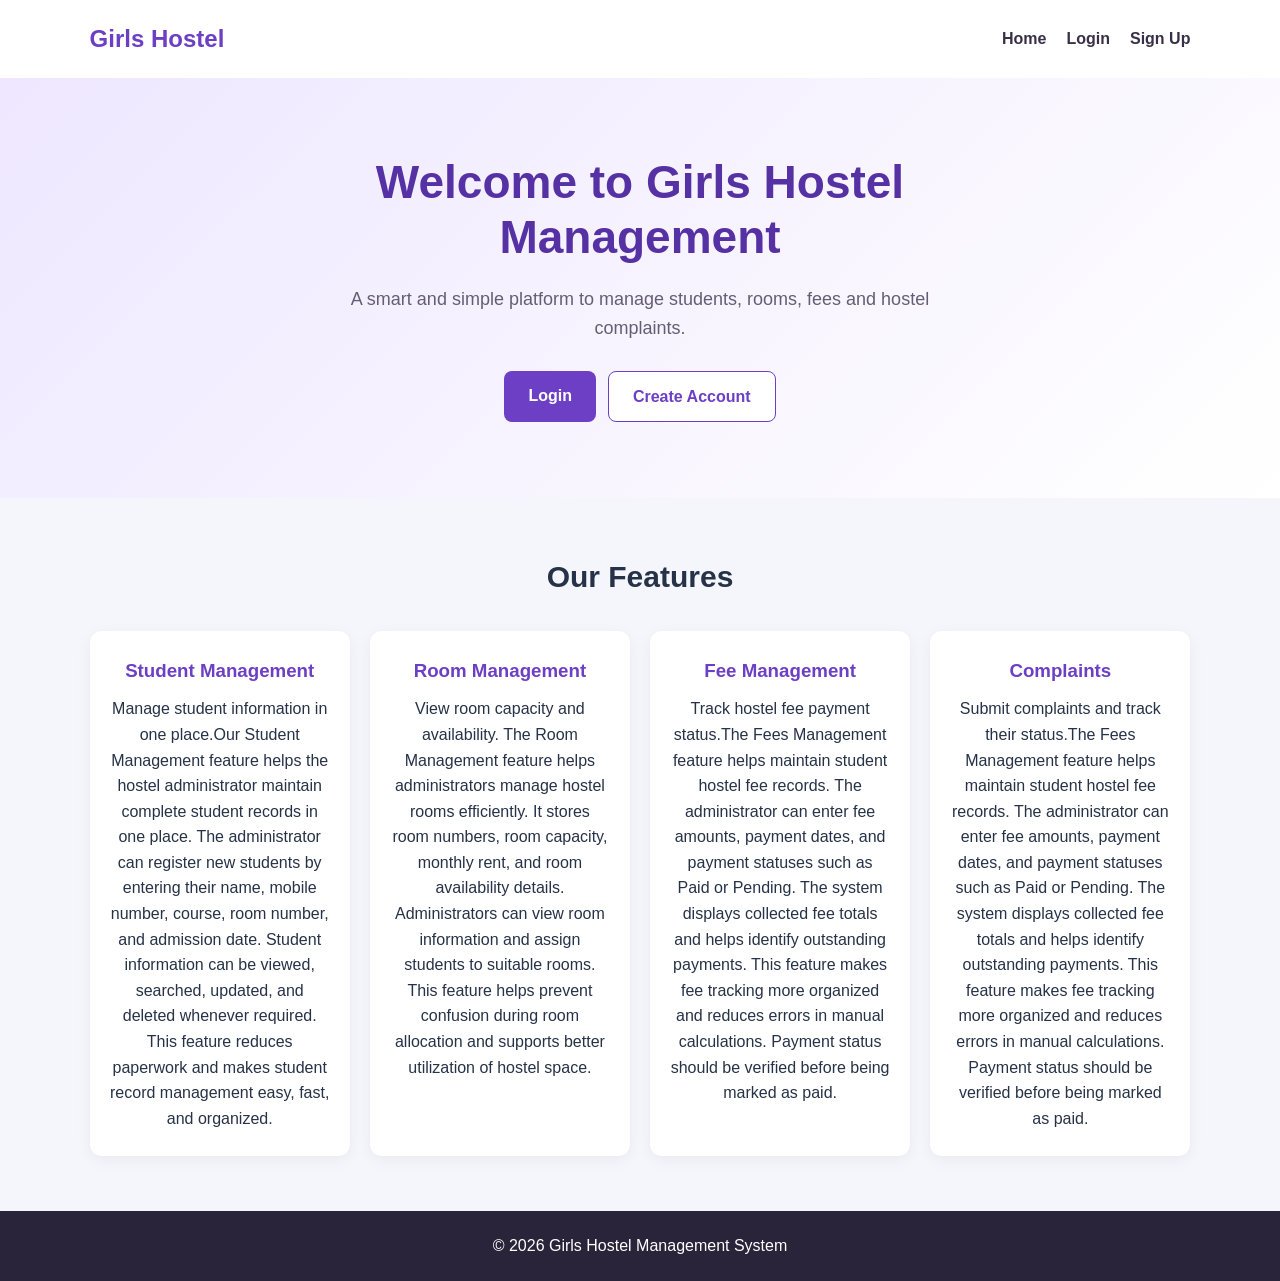
<file: index.html>
<!DOCTYPE html>
<html lang="en">
<head>
    <meta charset="UTF-8">
    <meta name="viewport" content="width=device-width, initial-scale=1.0">
    <title>Girls Hostel Management System</title>
    <link rel="stylesheet" href="style.css">
</head>
<body>
    <header class="navbar">
        <h2>Girls Hostel</h2>
        <nav>
            <a href="index.html">Home</a>
            <a href="login.html">Login</a>
            <a href="signup.html">Sign Up</a>
        </nav>
    </header>
    <main class="hero">
        <div class="hero-content">
            <h1>Welcome to Girls Hostel Management</h1>
            <p>
                A smart and simple platform to manage students,
                rooms, fees and hostel complaints.
            </p>
            <div class="hero-buttons">
                <a class="btn" href="login.html">Login</a>
                <a class="btn secondary" href="signup.html">Create Account</a>
            </div>
        </div>
    </main>
    <section class="features">
        <h2>Our Features</h2>
        <div class="feature-grid">
            <article class="feature-card">
                <h3>Student Management</h3>
                <p>Manage student information in one place.Our Student Management feature helps the hostel administrator maintain complete student records in one place. The administrator can register new students by entering their name, mobile number, course, room number, and admission date. Student information can be viewed, searched, updated, and deleted whenever required. This feature reduces paperwork and makes student record management easy, fast, and organized.</p>
            </article>
            <article class="feature-card">
                <h3>Room Management</h3>
                <p>View room capacity and availability. The Room Management feature helps administrators manage hostel rooms efficiently. It stores room numbers, room capacity, monthly rent, and room availability details. Administrators can view room information and assign students to suitable rooms. This feature helps prevent confusion during room allocation and supports better utilization of hostel space.</p>
            </article>
            <article class="feature-card">
                <h3>Fee Management</h3>
                <p>Track hostel fee payment status.The Fees Management feature helps maintain student hostel fee records. The administrator can enter fee amounts, payment dates, and payment statuses such as Paid or Pending. The system displays collected fee totals and helps identify outstanding payments. This feature makes fee tracking more organized and reduces errors in manual calculations. Payment status should be verified before being marked as paid.</p>
            </article>
            <article class="feature-card">
                <h3>Complaints</h3>
                <p>Submit complaints and track their status.The Fees Management feature helps maintain student hostel fee records. The administrator can enter fee amounts, payment dates, and payment statuses such as Paid or Pending. The system displays collected fee totals and helps identify outstanding payments. This feature makes fee tracking more organized and reduces errors in manual calculations. Payment status should be verified before being marked as paid.</p>
            </article>
        </div>
    </section>
    <footer>
        <p>&copy; 2026 Girls Hostel Management System</p>
    </footer>
</body>
</html>
</file>
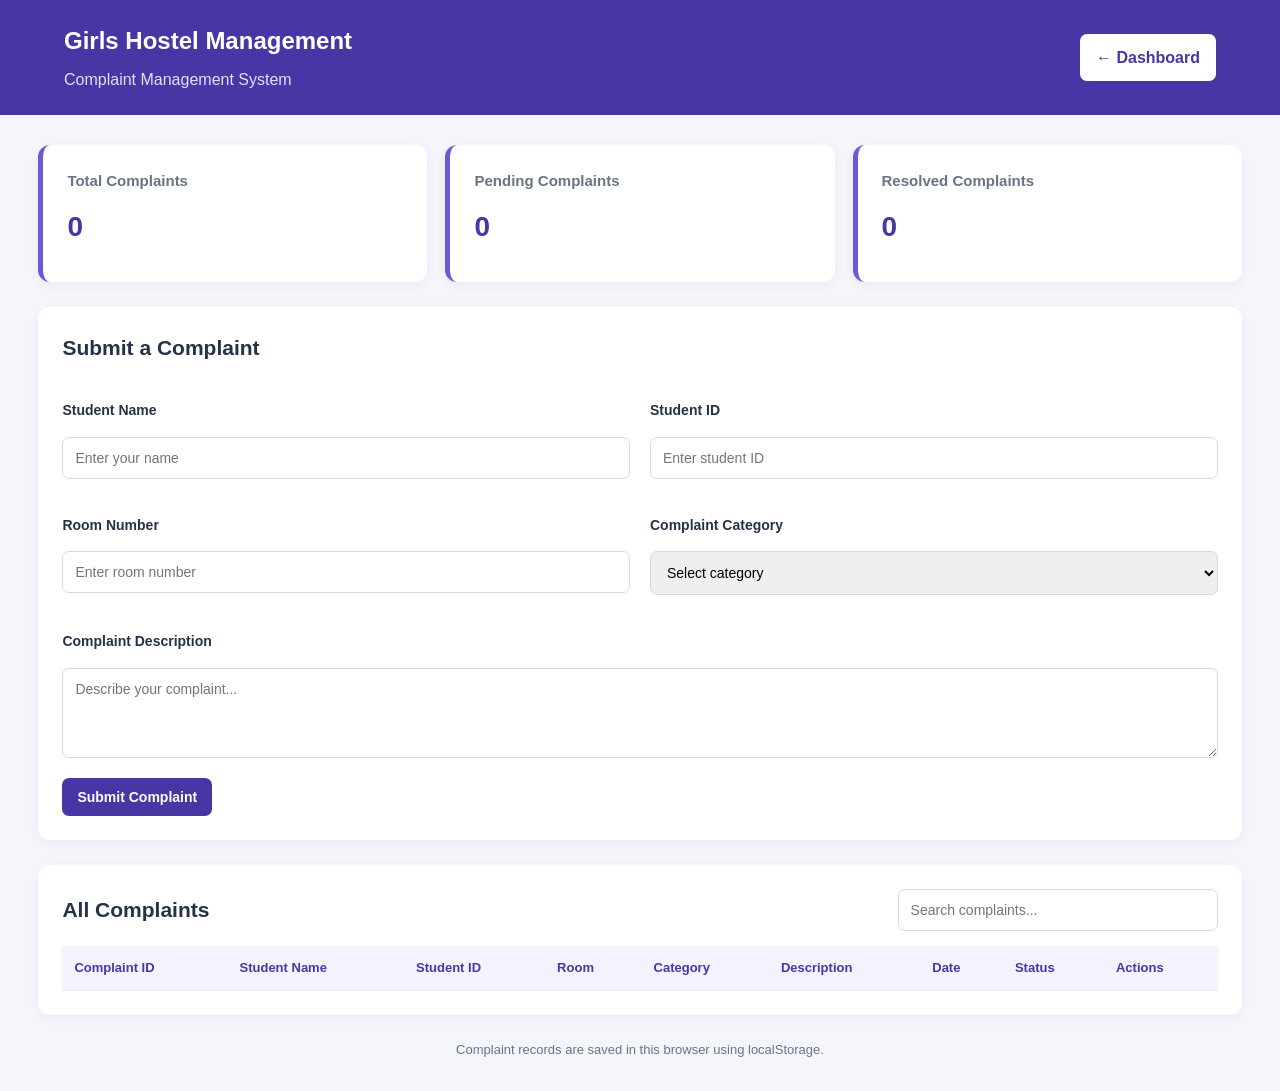
<file: complaints.html>
<!DOCTYPE html>
<html lang="en">
<head>
    <meta charset="UTF-8">
    <meta name="viewport" content="width=device-width, initial-scale=1.0">
    <title>Complaint Management | Girls Hostel</title>
    <link rel="stylesheet" href="style.css">
</head>
<body>
    <header class="header">
        <div>
            <h1>Girls Hostel Management</h1>
            <p>Complaint Management System</p>
        </div>
        <a href="dashboard.html" class="back-btn">
            ← Dashboard
        </a>
    </header>
    <main class="container">
        <section class="stats">
            <div class="stat-card">
                <h3>Total Complaints</h3>
                <p id="totalComplaints">0</p>
            </div>
            <div class="stat-card">
                <h3>Pending Complaints</h3>
                <p id="pendingComplaints">0</p>
            </div>
            <div class="stat-card">
                <h3>Resolved Complaints</h3>
                <p id="resolvedComplaints">0</p>
            </div>
        </section>
        <section class="form-section">
            <h2>Submit a Complaint</h2>
            <form id="complaintForm">
                <div class="form-grid">
                    <div>
                     <label for="studentName">Student Name</label>
                        <input
                            type="text"
                            id="studentName"
                            required
                            maxlength="100"
                            placeholder="Enter your name">
                    </div>
                    <div>
                        <label for="studentId">Student ID</label>
                        <input
                            type="text"
                            id="studentId"
                            required
                            maxlength="50"
                            placeholder="Enter student ID"
                        >
                    </div>
                    <div>
                        <label for="roomNumber">Room Number</label>
                        <input
                            type="text"
                            id="roomNumber"
                            required
                            maxlength="30"
                            placeholder="Enter room number">
                    </div>
                    <div>
                        <label for="complaintCategory">Complaint Category</label>
                        <select id="complaintCategory" required>
                            <option value="">Select category</option>
                            <option value="Maintenance">Maintenance</option>
                            <option value="Cleanliness">Cleanliness</option>
                            <option value="Food">Food</option>
                            <option value="Electricity">Electricity</option>
                            <option value="Water">Water</option>
                            <option value="Security">Security</option>
                            <option value="Other">Other</option>
                        </select>
                    </div>
                </div>
                <div class="description-field">
                    <label for="complaintDescription">
                        Complaint Description
                    </label>
                    <textarea
                        id="complaintDescription"
                        rows="4"
                        required
                        maxlength="2000"
                        placeholder="Describe your complaint..."></textarea>
                </div>
                <button type="submit" class="submit-btn">
                    Submit Complaint
                </button>
            </form>
        </section>
        <section class="table-section">
            <div class="table-heading">
                <h2>All Complaints</h2>
                <input
                    type="search"
                    id="searchComplaint"
                    placeholder="Search complaints...">
            </div>
            <div class="table-wrapper">
                <table>
                    <thead>
                        <tr>
                            <th>Complaint ID</th>
                            <th>Student Name</th>
                            <th>Student ID</th>
                            <th>Room</th>
                            <th>Category</th>
                            <th>Description</th>
                            <th>Date</th>
                            <th>Status</th>
                            <th>Actions</th>
                        </tr>
                    </thead>
                    <tbody id="complaintTableBody"></tbody>
                </table>
            </div>
        </section>
        <p class="storage-note"> Complaint records are saved in this browser using localStorage.</p>
    </main>
    <script src="complaints.js"></script>
</body>
</html>
</file>
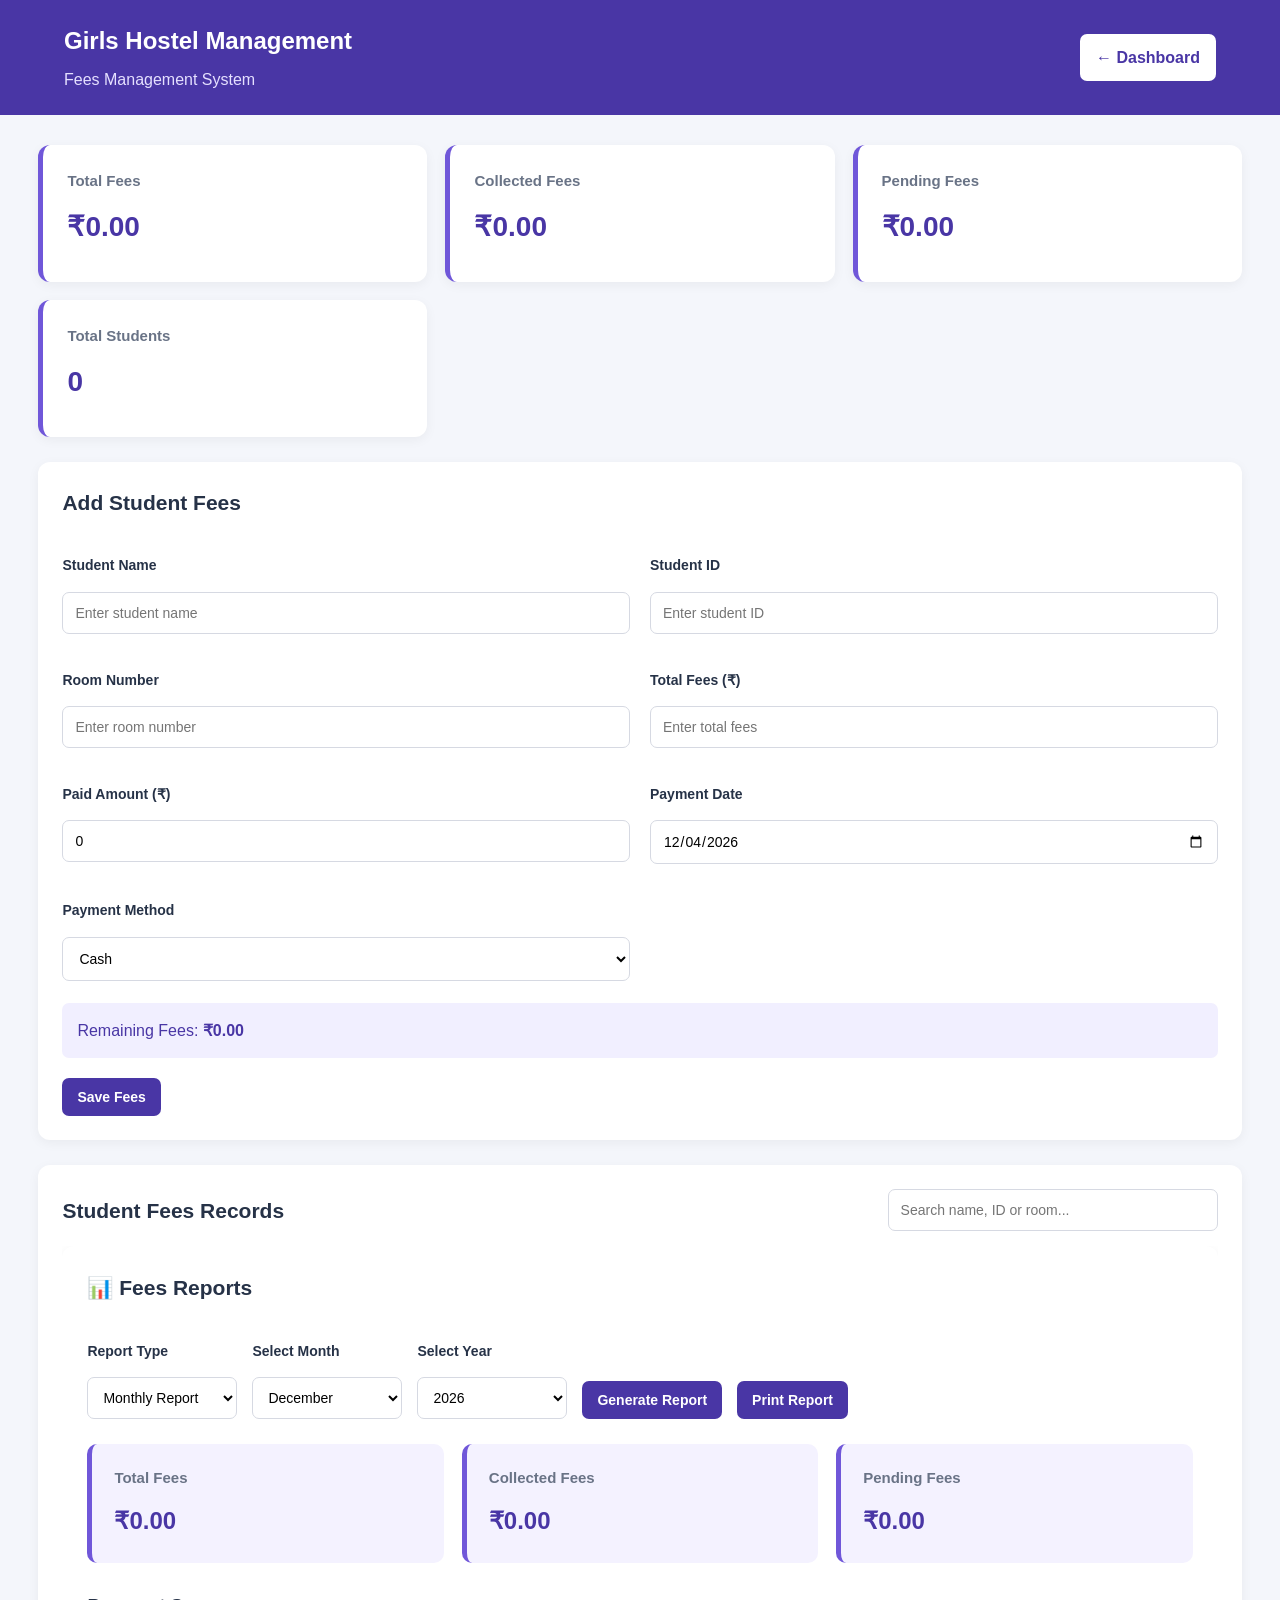
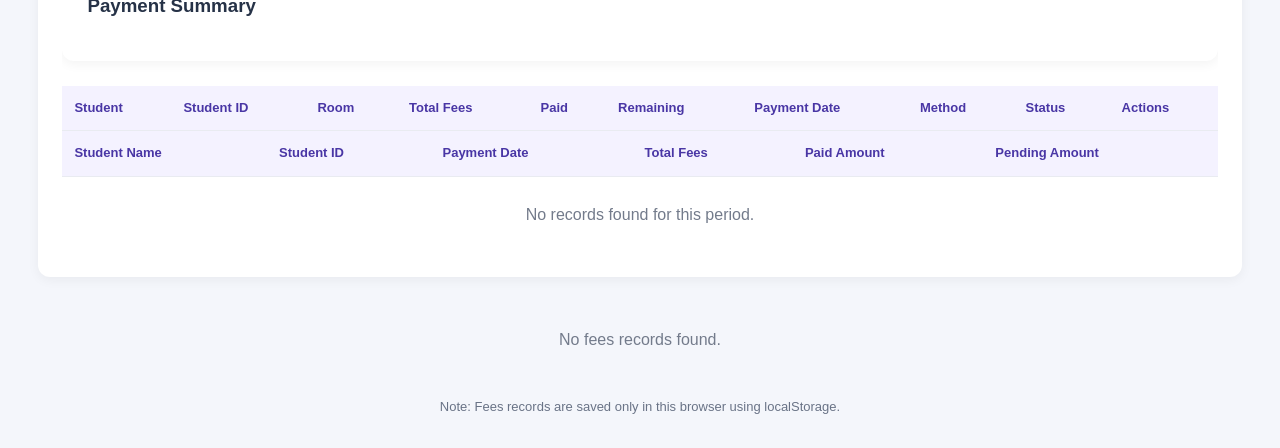
<file: fees.html>
<!DOCTYPE html>
<html lang="en">
<head>
    <meta charset="UTF-8">
    <meta name="viewport" content="width=device-width, initial-scale=1.0">
    <title>Fees Management | Girls Hostel</title>
    <link rel="stylesheet" href="style.css">
</head>
<body>
    <header class="header">
        <div>
            <h1>Girls Hostel Management</h1>
            <p>Fees Management System</p>
        </div>
        <a href="dashboard.html" class="back-btn">
            ← Dashboard
        </a>
    </header>
    <main class="container">
        <!-- Dashboard Cards -->
        <section class="stats">
            <div class="stat-card">
                <h3>Total Fees</h3>
                <p id="totalFees">₹0</p>
            </div>
            <div class="stat-card">
                <h3>Collected Fees</h3>
                <p id="collectedFees">₹0</p>
            </div>
            <div class="stat-card">
                <h3>Pending Fees</h3>
                <p id="pendingFees">₹0</p>
            </div>
            <div class="stat-card">
                <h3>Total Students</h3>
                <p id="totalStudents">0</p>
            </div>
        </section>
        <!-- Fees Form -->
        <section class="form-section">
            <h2 id="formTitle">Add Student Fees</h2>
            <form id="feesForm">
                <input type="hidden" id="editId">
                <div class="form-grid">
                    <div class="form-group">
                        <label for="studentName">Student Name</label>
                        <input
                            type="text"
                            id="studentName"
                            placeholder="Enter student name"
                            required>
                    </div>
                    <div class="form-group">
                        <label for="studentId">Student ID</label>
                        <input
                            type="text"
                            id="studentId"
                            placeholder="Enter student ID"
                            required>
                    </div>
                    <div class="form-group">
                        <label for="roomNumber">Room Number</label>
                        <input
                            type="text"
                            id="roomNumber"
                            placeholder="Enter room number"
                            required>
                    </div>
                    <div class="form-group">
                        <label for="totalAmount">Total Fees (₹)</label>
                        <input
                            type="number"
                            id="totalAmount"
                            min="0.01"
                            step="0.01"
                            placeholder="Enter total fees"
                            required>
                    </div>
                    <div class="form-group">
                        <label for="paidAmount">Paid Amount (₹)</label>
                        <input
                            type="number"
                            id="paidAmount"
                            min="0"
                            step="0.01"
                            value="0"
                            required>
                    </div>
                    <div class="form-group">
                        <label for="paymentDate">Payment Date</label>
                        <input
                            type="date"
                            id="paymentDate"
                            required>
                    </div>
                    <div class="form-group">
                        <label for="paymentMethod">Payment Method</label>
                        <select id="paymentMethod" required>
                            <option value="Cash">Cash</option>
                            <option value="UPI">UPI</option>
                            <option value="Bank Transfer">Bank Transfer</option>
                        </select>
                    </div>
                </div>
                <div class="remaining-preview">
                    Remaining Fees:
                    <strong id="remainingPreview">₹0.00</strong>
                </div>
                <div class="form-buttons">
                    <button type="submit" id="submitBtn">Save Fees</button>
                    <button
                        type="button"
                        id="cancelBtn"
                        class="cancel-btn"
                        hidden>
                        Cancel Edit
                    </button>
                </div>
            </form>
        </section>
        <!-- Search -->
        <section class="table-section">

            <div class="table-heading">
                <h2>Student Fees Records</h2>
                <input
                    type="search"
                    id="searchInput"
                    placeholder="Search name, ID or room...">
            </div>
            <div class="table-wrapper">
                <table>
                    <thead>
                        <tr>
                            <th>Student</th>
                            <th>Student ID</th>
                            <th>Room</th>
                            <th>Total Fees</th>
                            <th>Paid</th>
                            <th>Remaining</th>
                            <th>Payment Date</th>
                            <th>Method</th>
                            <th>Status</th>
                            <th>Actions</th>
                        </tr>
                    </thead>
                    <tbody id="feesTableBody"></tbody>
<!-- Fees Report Section -->
<section class="report-section">
<h2>📊 Fees Reports</h2>
<div class="report-filters">
    <div>
        <label for="reportType">Report Type</label>
        <select id="reportType">
            <option value="monthly">Monthly Report</option>
            <option value="yearly">Yearly Report</option>
        </select>
    </div>
    <div id="monthFilter">
        <label for="reportMonth">Select Month</label>
        <select id="reportMonth">
            <option value="01">January</option>
            <option value="02">February</option>
            <option value="03">March</option>
            <option value="04">April</option>
            <option value="05">May</option>
            <option value="06">June</option>
            <option value="07">July</option>
            <option value="08">August</option>
            <option value="09">September</option>
            <option value="10">October</option>
            <option value="11">November</option>
            <option value="12">December</option>
        </select>
    </div>
    <div>
        <label for="reportYear">Select Year</label>
        <select id="reportYear"></select>
    </div>
    <button type="button" id="generateReportBtn">
        Generate Report
    </button>
    <button type="button" id="printReportBtn">
        Print Report
    </button>
</div>
<div class="report-summary">
    <div class="report-card">
        <h3>Total Fees</h3>
        <p id="reportTotalFees">₹0.00</p>
    </div>
    <div class="report-card">
        <h3>Collected Fees</h3>
        <p id="reportCollectedFees">₹0.00</p>
    </div>
    <div class="report-card">
        <h3>Pending Fees</h3>
        <p id="reportPendingFees">₹0.00</p>
    </div>
</div>
<h3 class="report-subtitle">Payment Summary</h3>
<div class="table-wrapper">
    <table>
        <thead>
            <tr>
                <th>Student Name</th>
                <th>Student ID</th>
                <th>Payment Date</th>
                <th>Total Fees</th>
                <th>Paid Amount</th>
                <th>Pending Amount</th>
            </tr>
        </thead>
        <tbody id="reportTableBody"></tbody>
    </table>
</div>
<p id="reportEmptyMessage" class="empty-message">
    No records found for this period.</p>
</section>
      </table>
            </div>
            <p id="emptyMessage" class="empty-message">
                No fees records found.
            </p>
        </section>
        <p class="storage-note">
            Note: Fees records are saved only in this browser using localStorage.
        </p>
    </main>
    <script src="fees.js"></script>
</body>
</html>
</file>
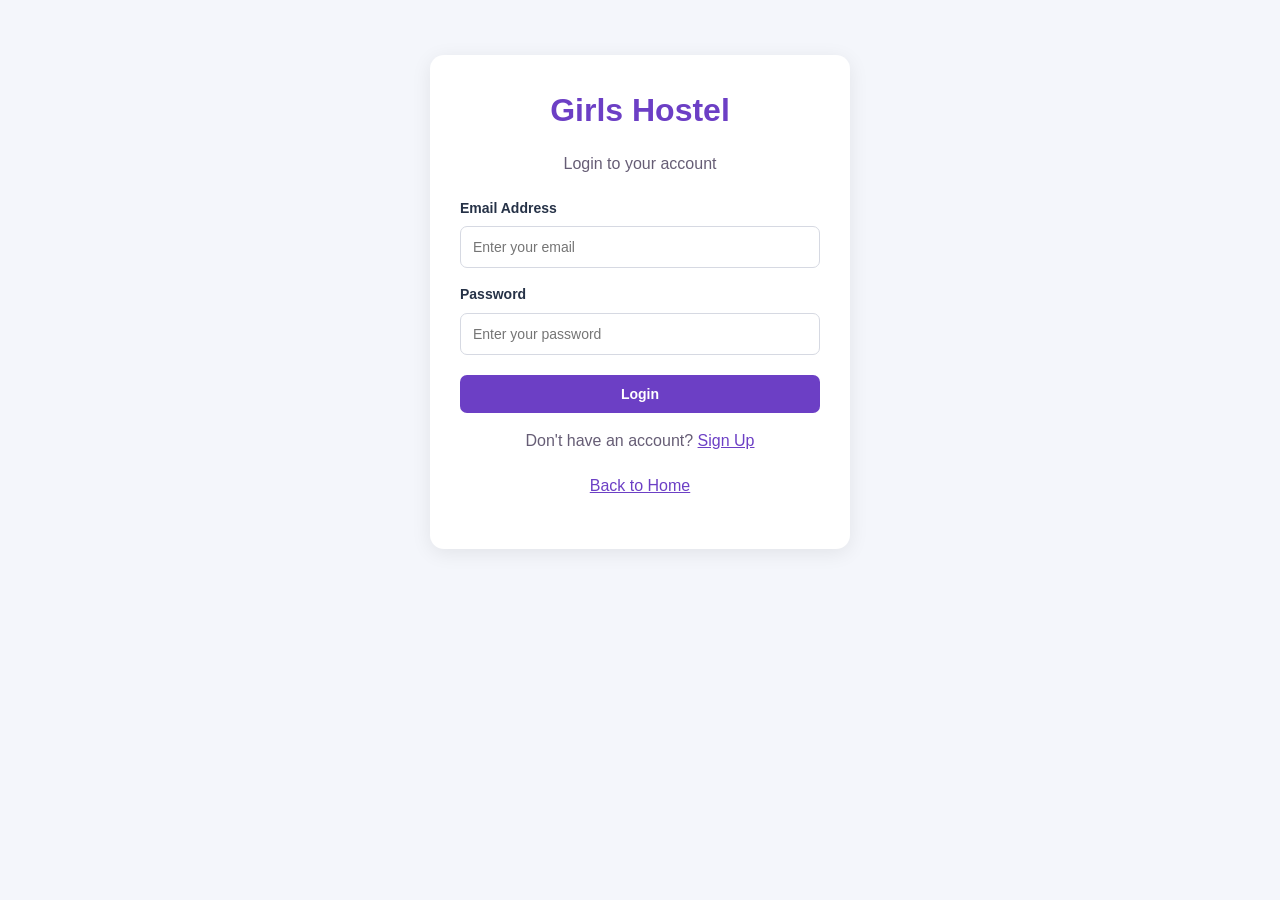
<file: login.html>
<!DOCTYPE html>
<html lang="en">
<head>
    <meta charset="UTF-8">
    <meta name="viewport" content="width=device-width, initial-scale=1.0">
    <title>Login | Girls Hostel</title>
    <link rel="stylesheet" href="style.css">
</head>
<body>
    <div class="login-container">
        <h1>Girls Hostel</h1>
        <p>Login to your account</p>
        <form id="loginForm">
            <label for="email">Email Address</label>
            <input
                type="email"
                id="email"
                placeholder="Enter your email"
                required>
            <label for="password">Password</label>
            <input
                type="password"
                id="password"
                placeholder="Enter your password"
                required>
            <button type="submit">Login</button>
            <p id="message" class="message" role="status"></p>
        </form>
        <p>
            Don't have an account?
            <a href="signup.html">Sign Up</a>
        </p>
        <p>
            <a href="index.html">Back to Home</a>
        </p>
    </div>
    <script type="module" src="auth.js"></script>
</body>
</html>
</file>
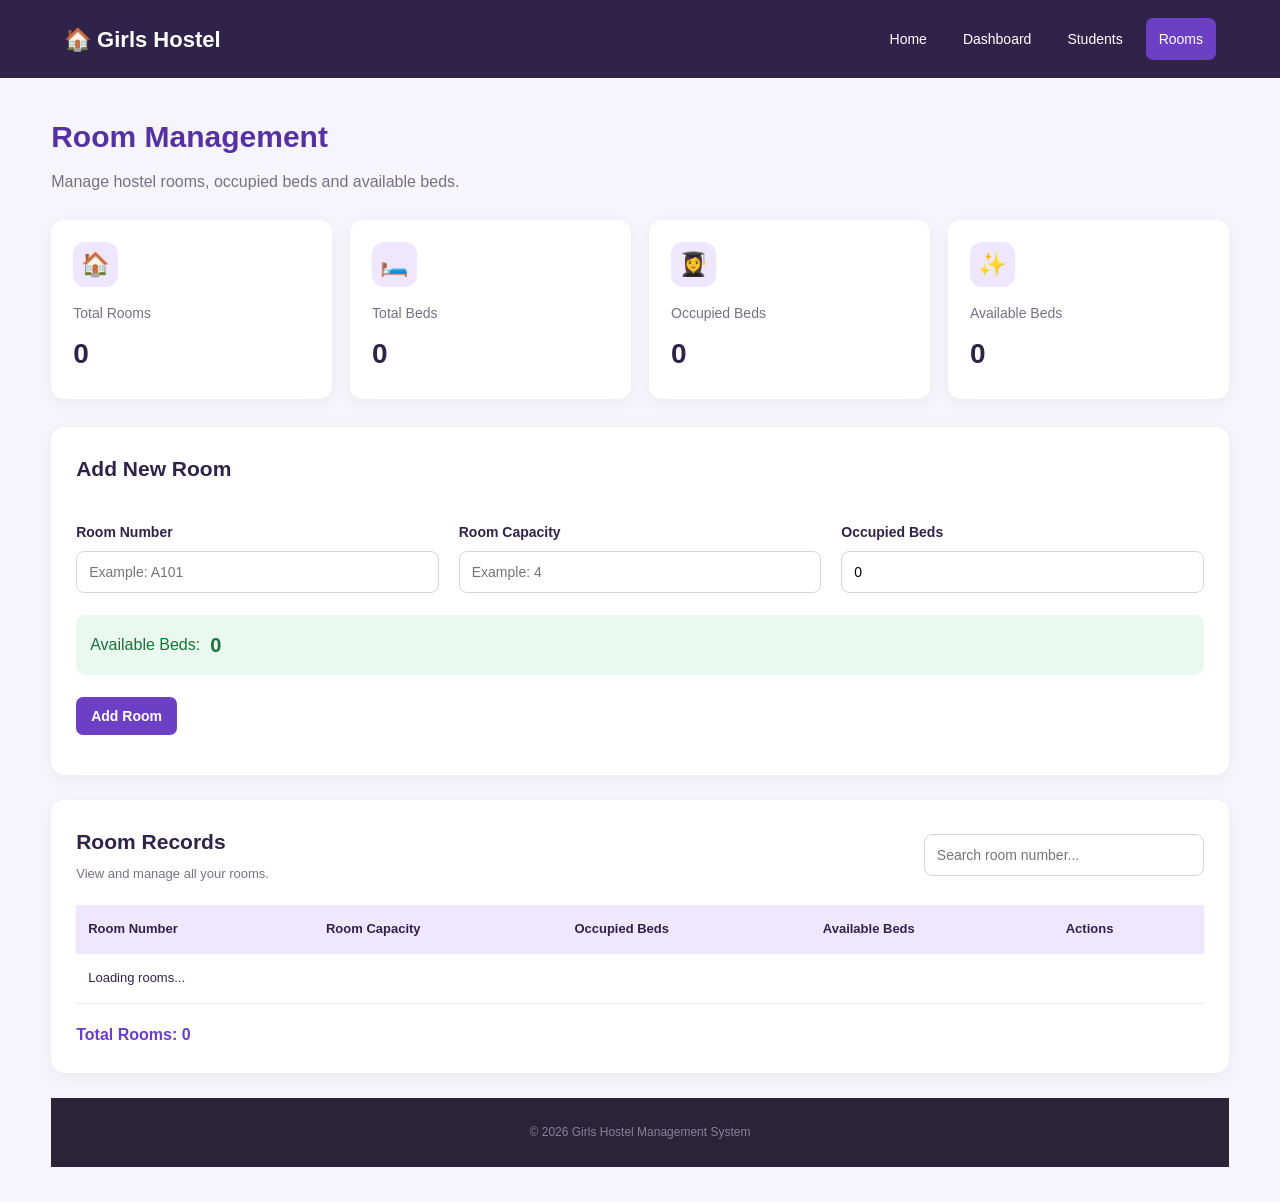
<file: rooms.html>
<!DOCTYPE html>
<html lang="en">
<head>
    <meta charset="UTF-8">
    <meta name="viewport" content="width=device-width, initial-scale=1.0">
    <title>Room Management | Girls Hostel</title>
    <link rel="stylesheet" href="style.css">
</head>
<body class="rooms-page">
    <!-- Navigation -->
    <header class="rooms-navbar">
        <h2>🏠 Girls Hostel</h2>
        <nav>
            <a href="index.html">Home</a>
            <a href="dashboard.html">Dashboard</a>
            <a href="students.html">Students</a>
            <a href="rooms.html" class="active">Rooms</a>
        </nav>
    </header>
    <main class="rooms-container">
        <!-- Page heading -->
        <section class="rooms-heading">
            <div>
                <h1>Room Management</h1>
        <p>Manage hostel rooms, occupied beds and available beds.</p>
            </div>
        </section>
        <!-- Room Statistics -->
        <section class="room-stats">
            <article class="room-stat-card">
                <span>🏠</span>
                <p>Total Rooms</p>
                <h2 id="totalRooms">0</h2>
            </article>
            <article class="room-stat-card">
                <span>🛏️</span>
                <p>Total Beds</p>
                <h2 id="totalBeds">0</h2>
            </article>
            <article class="room-stat-card">
                <span>👩‍🎓</span>
                <p>Occupied Beds</p>
                <h2 id="occupiedBeds">0</h2>
            </article>
            <article class="room-stat-card">
                <span>✨</span>
                <p>Available Beds</p>
                <h2 id="availableBeds">0</h2>
            </article>
        </section>
        <!-- Add/Edit Room Form -->
        <section class="room-form-card">
            <h2 id="roomFormTitle">Add New Room</h2>
            <form id="roomForm">
                <input type="hidden" id="roomId">
                <div class="room-form-grid">
                    <div>
                        <label for="roomNumber">
                            Room Number
                        </label>
                        <input
                            type="text"
                            id="roomNumber"
                            placeholder="Example: A101"
                            maxlength="20"
                            required>
                    </div>
                    <div>
                        <label for="roomCapacity">
                            Room Capacity
                        </label>
                        <input
                            type="number"
                            id="roomCapacity"
                            placeholder="Example: 4"
                            min="1"
                            max="100"
                            step="1"
                            required>
                    </div>
                    <div>
                        <label for="occupiedBedsInput">
                            Occupied Beds
                        </label>
                        <input
                            type="number"
                            id="occupiedBedsInput"
                            value="0"
                            min="0"
                            max="100"
                            step="1"
                            required>
                    </div>
                </div>
                <div class="available-preview">
                    <span>Available Beds:</span>
                    <strong id="availablePreview">0</strong>
                </div>
                <div class="room-form-buttons">
        <button type="submit" id="saveRoomButton">Add Room</button>
                    <button
                        type="button"
                        id="cancelRoomEdit"
                        class="room-cancel-button"
                        hidden> Cancel Edit</button>
                </div>
                <p id="roomMessage" role="status"></p>
            </form>
        </section>
        <!-- Search and Room List -->
        <section class="room-list-card">
            <div class="room-list-heading">
                <div>
                    <h2>Room Records</h2>
                    <p>View and manage all your rooms.</p>
                </div>
                <input
                    type="search"
                    id="searchRoom"
                    placeholder="Search room number..."
                    aria-label="Search room number">
            </div>
            <div class="room-table-wrapper">
                <table>
                    <thead>
                        <tr>
                            <th>Room Number</th>
                            <th>Room Capacity</th>
                            <th>Occupied Beds</th>
                            <th>Available Beds</th>
                            <th>Actions</th>
                        </tr>
                    </thead>
                    <tbody id="roomTableBody">
                        <tr>
                            <td colspan="5">Loading rooms...</td>
                        </tr>
                    </tbody>
                </table>
            </div>
            <p id="roomCount">Total Rooms: 0</p>
        </section>
        <footer class="rooms-footer">
            © 2026 Girls Hostel Management System
        </footer>
    </main>
    <script type="module" src="rooms.js"></script>
</body>
</html>
</file>
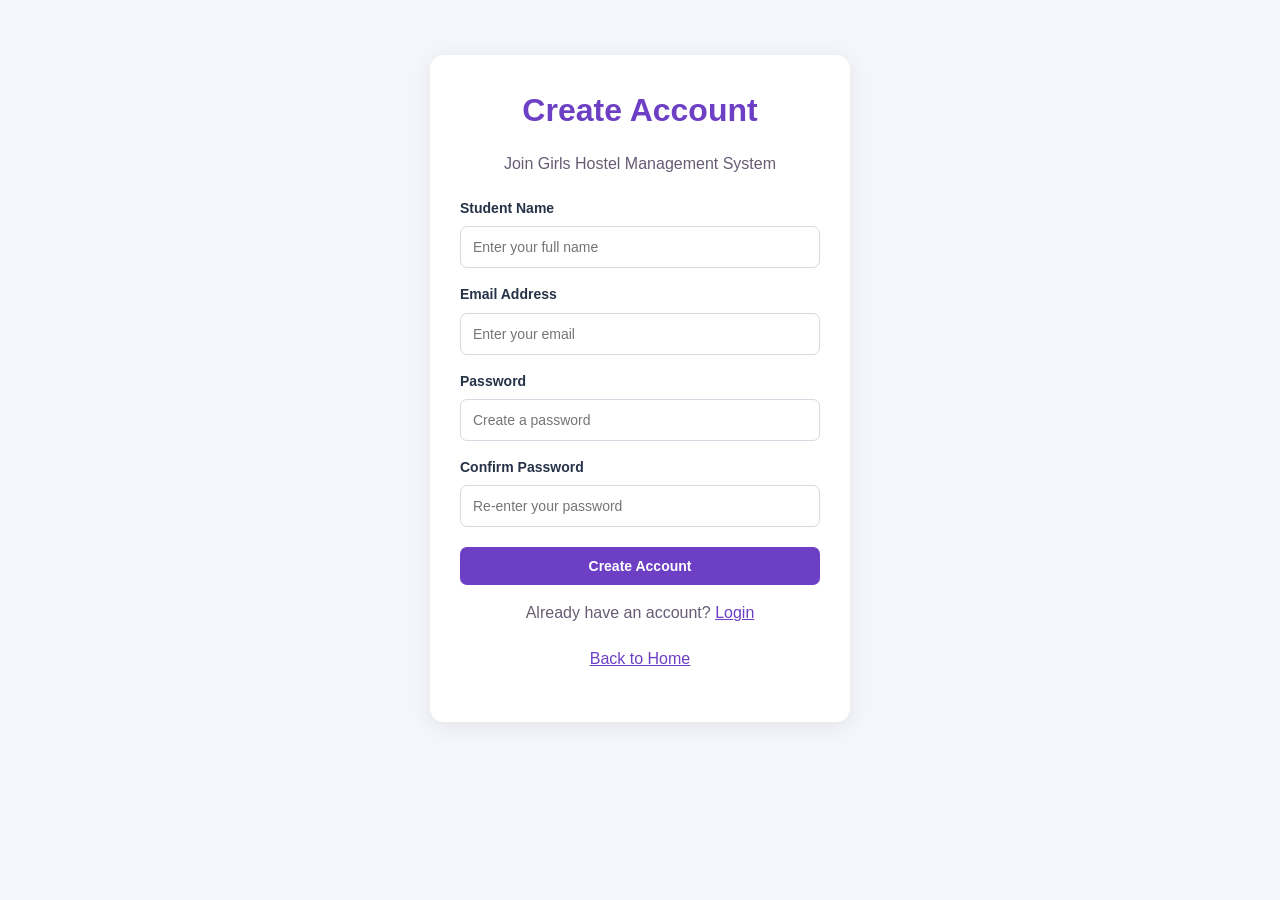
<file: signup.html>
<!DOCTYPE html>
<html lang="en">
<head>
    <meta charset="UTF-8">
    <meta name="viewport" content="width=device-width, initial-scale=1.0">
    <title>Sign Up | Girls Hostel</title>
    <link rel="stylesheet" href="style.css">
</head>
<body>
    <div class="form-container">
        <h1>Create Account</h1>
        <p>Join Girls Hostel Management System</p>
        <form id="signupForm">
            <label for="name">Student Name</label>
            <input
                type="text"
                id="name"
                placeholder="Enter your full name"
                required>
            <label for="email">Email Address</label>
            <input
                type="email"
                id="email"
                placeholder="Enter your email"
                required>
            <label for="password">Password</label>
            <input
                type="password"
                id="password"
                placeholder="Create a password"
                minlength="6"
                required>
            <label for="confirmPassword">Confirm Password</label>
            <input
                type="password"
                id="confirmPassword"
                placeholder="Re-enter your password"
                minlength="6"
                required>
            <button type="submit">Create Account</button>
            <p id="message" class="message" role="status"></p>
        </form>
        <p>
            Already have an account?
            <a href="login.html">Login</a>
        </p>
        <p>
        <a href="index.html">Back to Home</a>
        </p>
    </div>
    <script type="module" src="script.js"></script>
</body>
</html>
</file>
<file: style.css>
* {
    margin: 0;
    padding: 0;
    box-sizing: border-box;
}
body {
    font-family: Arial, sans-serif;
    background: #f7f5fc;
    color: #29243a;
    line-height: 1.6;
}
.navbar {
    display: flex;
    justify-content: space-between;
    align-items: center;
    padding: 20px 7%;
    background: #ffffff;
    box-shadow: 0 2px 10px rgba(0, 0, 0, 0.06);
}
.navbar h2 {
    color: #6c3fc5;
}
.navbar nav {
    display: flex;
    gap: 20px;
}
.navbar a {
    color: #393047;
    text-decoration: none;
    font-weight: bold;
}
.navbar a:hover {
    color: #6c3fc5;
}
.hero {
    min-height: 420px;
    padding: 70px 7%;
    display: flex;
    justify-content: center;
    align-items: center;
    text-align: center;
    background: linear-gradient(135deg, #eee7ff, #ffffff);
}
.hero-content {
    max-width: 650px;
}
.hero h1 {
    color: #5631a4;
    font-size: clamp(30px, 5vw, 46px);
    line-height: 1.2;
    margin-bottom: 20px;
}
.hero p {
    font-size: 18px;
    color: #665d75;
    margin-bottom: 28px;
}
.hero-buttons {
    display: flex;
    justify-content: center;
    flex-wrap: wrap;
    gap: 12px;
}
.btn {
    display: inline-block;
    padding: 12px 24px;
    border-radius: 8px;
    background: #6c3fc5;
    color: white;
    text-decoration: none;
    font-weight: bold;
}
.btn:hover {
    background: #512da8;
}
.btn.secondary {
    background: white;
    color: #6c3fc5;
    border: 1px solid #6c3fc5;
}
.features {
    padding: 55px 7%;
    text-align: center;
}
.features h2 {
    font-size: 30px;
    margin-bottom: 30px;
}
.feature-grid {
    display: grid;
    grid-template-columns: repeat(4, minmax(0, 1fr));
    gap: 20px;
}
.feature-card {
    background: white;
    padding: 25px 20px;
    border-radius: 12px;
    box-shadow: 0 4px 15px rgba(0, 0, 0, 0.05);
}
.feature-card h3 {
    color: #6c3fc5;
    margin-bottom: 10px;
}
footer {
    text-align: center;
    padding: 22px;
    background: #29243a;
    color: white;
}
.login-container,
.form-container {
    width: 90%;
    max-width: 420px;
    margin: 55px auto;
    padding: 30px;
    background: white;
    border-radius: 14px;
    box-shadow: 0 4px 20px rgba(0, 0, 0, 0.08);
}
.login-container h1,
.form-container h1 {
    color: #6c3fc5;
    text-align: center;
    margin-bottom: 8px;
}
.login-container > p,
.form-container > p {
    text-align: center;
    margin-bottom: 20px;
    color: #665d75;
}
label {
    display: block;
    margin: 15px 0 7px;
    font-weight: bold;
}
input,
select,
textarea {
    width: 100%;
    padding: 12px;
    border: 1px solid #d8d2e4;
    border-radius: 7px;
    font-size: 15px;
    font-family: inherit;
}
textarea {
    resize: vertical;
}
button {
    padding: 12px 18px;
    background: #6c3fc5;
    color: white;
    border: none;
    border-radius: 7px;
    cursor: pointer;
    font-size: 15px;
}
button:hover {
    background: #512da8;
}
.login-container button,
.form-container button {
    width: 100%;
    margin-top: 20px;
}
.form-container a,
.login-container a {
    color: #6c3fc5;
}
.message {
    margin-top: 15px;
    overflow-wrap: anywhere;
}
.dashboard-container {
    padding: 35px 7%;
}
.dashboard-grid {
    display: grid;
    grid-template-columns: repeat(4, minmax(0, 1fr));
    gap: 20px;
    margin-top: 25px;
}
.stat-card {
    padding: 24px;
    border-radius: 12px;
    background: white;
    box-shadow: 0 4px 15px rgba(0, 0, 0, 0.05);
}
.stat-card h3 {
    color: #6c3fc5;
    margin-bottom: 8px;
}
.table-container {
    margin-top: 25px;
    overflow-x: auto;
    background: white;
    padding: 20px;
    border-radius: 12px;
}
table {
    width: 100%;
    border-collapse: collapse;
}
th,
td {
    padding: 12px;
    border-bottom: 1px solid #eee;
    text-align: left;
}
th {
    background: #eee7ff;
}
@media (max-width: 800px) {
    .feature-grid,
    .dashboard-grid {
        grid-template-columns: repeat(2, minmax(0, 1fr));
    }

    .navbar {
        gap: 15px;
        flex-wrap: wrap;
    }

    .navbar nav {
        flex-wrap: wrap;
    }
}
@media (max-width: 500px) {
    .feature-grid,
    .dashboard-grid {
        grid-template-columns: 1fr;
    }
    .navbar {
        padding: 18px 5%;
    }
    .hero {
        padding: 50px 5%;
    }
}


.message {
    margin-top: 15px;
    font-size: 14px;
    overflow-wrap: anywhere;
}
.login-container > p,
.form-container > p {
    text-align: center;
    margin-top: 15px;
}
.login-container form > p,
.form-container form > p {
    margin-top: 15px;
}

DASHBOARD DESIGN
.dashboard-page {
    margin: 0;
    min-height: 100vh;
    background: #f6f5fb;
    color: #29243a;
    font-family: Arial, sans-serif;
}
/* Sidebar */
.sidebar {
    position: fixed;
    top: 0;
    left: 0;
    width: 250px;
    height: 100vh;
    padding: 25px 18px;
    background: #30234a;
    color: white;
    display: flex;
    flex-direction: column;
    z-index: 10;
}
.sidebar h2 {
    font-size: 21px;
    margin-bottom: 35px;
}
.sidebar-label {
    font-size: 12px;
    color: #c4b8dc;
    margin-bottom: 12px;
}
.sidebar-nav {
    display: flex;
    flex-direction: column;
    gap: 8px;
}
.sidebar-nav a {
    padding: 13px 12px;
    color: #eee7ff;
    text-decoration: none;
    border-radius: 8px;
    font-size: 14px;
}
.sidebar-nav a:hover,
.sidebar-nav a.active {
    background: #6c3fc5;
    color: white;
}
.logout-button {
    margin-top: auto;
    width: 100%;
    background: #e14f67;
    color: white;
    padding: 13px;
    border: none;
    border-radius: 8px;
    cursor: pointer;
}
.logout-button:hover {
    background: #c93650;
}
/* Main content */
.dashboard-main {
    margin-left: 250px;
    padding: 30px;
    min-height: 100vh;
}
.dashboard-header {
    display: flex;
    justify-content: space-between;
    align-items: center;
    gap: 20px;
    margin-bottom: 28px;
}
.dashboard-header h1 {
    font-size: 29px;
    margin-bottom: 6px;
}
.dashboard-header p {
    color: #777184;
    font-size: 14px;
}
/* Profile */
.profile-box {
    display: flex;
    align-items: center;
    gap: 12px;
    padding: 12px 16px;
    background: white;
    border-radius: 12px;
}
.profile-icon {
    width: 42px;
    height: 42px;
    border-radius: 50%;
    background: #eee7ff;
    display: grid;
    place-items: center;
    font-size: 23px;
}
.profile-box strong {
    font-size: 14px;
}
.profile-box p {
    margin-top: 4px;
}
/* Welcome card */
.welcome-card {
    display: flex;
    justify-content: space-between;
    align-items: center;
    gap: 20px;
    padding: 30px;
    margin-bottom: 28px;
    border-radius: 16px;
    background: linear-gradient(120deg, #6c3fc5, #9270e8);
    color: white;
}
.welcome-card h2 {
    margin-bottom: 10px;
    font-size: 25px;
}
.welcome-card p {
    line-height: 1.7;
    font-size: 14px;
    color: #f0eaff;
}
.welcome-icon {
    font-size: 65px;
}
/* Statistics */
.stats-grid {
    display: grid;
    grid-template-columns: repeat(4, minmax(0, 1fr));
    gap: 18px;
    margin-bottom: 35px;
}
.stat-card {
    background: white;
    padding: 22px;
    border-radius: 13px;
    box-shadow: 0 4px 16px rgba(35, 24, 65, 0.04);
}
.stat-icon {
    display: grid;
    place-items: center;
    width: 45px;
    height: 45px;
    border-radius: 12px;
    font-size: 22px;
    margin-bottom: 18px;
}
.stat-icon.purple {
    background: #eee7ff;
}
.stat-icon.green {
    background: #e0f8ec;
}
.stat-icon.orange {
    background: #fff0da;
}
.stat-icon.pink {
    background: #ffe4ee;
}
.stat-card > p {
    color: #777184;
    font-size: 14px;
    margin-bottom: 8px;
}
.stat-card h2 {
    font-size: 29px;
    margin-bottom: 8px;
}
.stat-card span {
    font-size: 12px;
    color: #898394;
}
/* Sections */
.dashboard-section {
    margin-bottom: 32px;
}
.section-heading {
    margin-bottom: 18px;
}
.section-heading h2 {
    font-size: 21px;
    margin-bottom: 5px;
}
.section-heading p {
    color: #777184;
    font-size: 13px;
}
/* Quick actions */
.actions-grid {
    display: grid;
    grid-template-columns: repeat(4, minmax(0, 1fr));
    gap: 18px;
}
.action-card {
    padding: 23px 18px;
    background: white;
    border-radius: 13px;
    text-decoration: none;
    color: #29243a;
    box-shadow: 0 4px 16px rgba(35, 24, 65, 0.04);
    transition: transform 0.2s, box-shadow 0.2s;
}
.action-card:hover {
    transform: translateY(-4px);
    box-shadow: 0 8px 20px rgba(35, 24, 65, 0.10);
}
.action-card > span {
    display: block;
    font-size: 30px;
    margin-bottom: 15px;
}
.action-card h3 {
    font-size: 15px;
    margin-bottom: 8px;
}
.action-card p {
    color: #777184;
    font-size: 12px;
    line-height: 1.6;
}
/* Activity */
.activity-card {
    display: flex;
    align-items: center;
    gap: 15px;
    padding: 22px;
    background: white;
    border-radius: 12px;
}
.activity-icon {
    width: 45px;
    height: 45px;
    display: grid;
    place-items: center;
    background: #eee7ff;
    border-radius: 12px;
    font-size: 23px;
}
.activity-card h3 {
    font-size: 15px;
    margin-bottom: 5px;
}
.activity-card p {
    color: #777184;
    font-size: 13px;
    overflow-wrap: anywhere;
}
/* Footer */
.dashboard-footer {
    padding: 25px 0 10px;
    text-align: center;
    font-size: 12px;
    color: #898394;
}
/* Responsive design */
@media (max-width: 1100px) {
    .stats-grid,
    .actions-grid {
        grid-template-columns: repeat(2, minmax(0, 1fr));
    }
}
@media (max-width: 750px) {
    .sidebar {
        position: relative;
        width: 100%;
        height: auto;
        padding: 18px;
    }
    .sidebar h2 {
        margin-bottom: 15px;
    }
    .sidebar-nav {
        display: grid;
        grid-template-columns: repeat(2, minmax(0, 1fr));
    }
    .logout-button {
        margin-top: 18px;
    }
    .dashboard-main {
        margin-left: 0;
        padding: 20px;
    }
    .dashboard-header {
        align-items: flex-start;
        flex-direction: column;
    }
}
@media (max-width: 480px) {
    .stats-grid,
    .actions-grid {
        grid-template-columns: 1fr;
    }
    .welcome-card {
        padding: 22px;
    }
    .welcome-card h2 {
        font-size: 21px;
    }
    .welcome-icon {
        font-size: 42px;
    }
}
   STUDENT MANAGEMENT DESIGN
.students-page {
    background: #f6f5fb;
    min-height: 100vh;
}
.students-container {
    width: 92%;
    max-width: 1250px;
    margin: 35px auto;
}
.students-heading {
    margin-bottom: 25px;
}
.students-heading h1 {
    color: #5631a4;
    font-size: 30px;
    margin-bottom: 8px;
}
.students-heading p {
    color: #777184;
}
.student-form-card,
.student-list-card {
    background: white;
    padding: 25px;
    border-radius: 14px;
    margin-bottom: 25px;
    box-shadow: 0 4px 16px rgba(35, 24, 65, 0.05);
}
.student-form-card h2,
.student-list-card h2 {
    color: #30234a;
    font-size: 21px;
    margin-bottom: 20px;
}
.student-form-grid {
    display: grid;
    grid-template-columns: repeat(2, minmax(0, 1fr));
    gap: 20px;
}
.student-form-grid label {
    display: block;
    margin-bottom: 7px;
    font-weight: bold;
    font-size: 14px;
}
.student-form-grid input {
    width: 100%;
    padding: 12px;
    border: 1px solid #d8d2e4;
    border-radius: 8px;
    font-size: 14px;
}
.student-form-grid input:focus,
#searchStudent:focus {
    outline: 2px solid #b7a0ed;
    border-color: #6c3fc5;
}
.student-form-buttons {
    display: flex;
    flex-wrap: wrap;
    gap: 12px;
    margin-top: 22px;
}
.student-form-buttons button {
    width: auto;
    margin-top: 0;
}
.cancel-button {
    background: #777184;
}
.cancel-button:hover {
    background: #514b5d;
}
#studentMessage {
    margin-top: 15px;
    overflow-wrap: anywhere;
}
.student-list-heading {
    display: flex;
    justify-content: space-between;
    align-items: center;
    gap: 20px;
    margin-bottom: 20px;
}
.student-list-heading h2 {
    margin-bottom: 5px;
}
.student-list-heading p {
    font-size: 13px;
    color: #777184;
}
#searchStudent {
    width: 280px;
    max-width: 100%;
    padding: 12px;
    border: 1px solid #d8d2e4;
    border-radius: 8px;
}
.student-table-wrapper {
    width: 100%;
    overflow-x: auto;
}
.student-table-wrapper table {
    width: 100%;
    border-collapse: collapse;
    min-width: 750px;
}
.student-table-wrapper th,
.student-table-wrapper td {
    padding: 14px 12px;
    border-bottom: 1px solid #eeeaf5;
    text-align: left;
    font-size: 13px;
}
.student-table-wrapper th {
    background: #eee7ff;
    color: #30234a;
}
.student-table-wrapper td {
    overflow-wrap: anywhere;
}

.edit-button,
.delete-button {
    margin: 3px;
    padding: 8px 11px;
    font-size: 12px;
}

.edit-button {
    background: #2878d0;
}

.edit-button:hover {
    background: #175ba5;
}

.delete-button {
    background: #dc4056;
}

.delete-button:hover {
    background: #b9243b;
}

#studentCount {
    margin-top: 18px;
    color: #6c3fc5;
    font-weight: bold;
}

@media (max-width: 650px) {
    .student-form-grid {
        grid-template-columns: 1fr;
    }

    .student-list-heading {
        align-items: stretch;
        flex-direction: column;
    }

    #searchStudent {
        width: 100%;
    }

    .student-form-card,
    .student-list-card {
        padding: 18px;
    }
}


/* =====================================
   ROOM MANAGEMENT SYSTEM
===================================== */

.rooms-page {
    margin: 0;
    min-height: 100vh;
    background: #f6f5fb;
    color: #30234a;
    font-family: Arial, sans-serif;
}


/* Navigation */

.rooms-navbar {
    background: #30234a;
    color: white;
    padding: 18px 5%;
    display: flex;
    justify-content: space-between;
    align-items: center;
    gap: 20px;
    flex-wrap: wrap;
}

.rooms-navbar h2 {
    font-size: 22px;
}

.rooms-navbar nav {
    display: flex;
    gap: 10px;
    flex-wrap: wrap;
}

.rooms-navbar nav a {
    color: white;
    text-decoration: none;
    padding: 10px 13px;
    border-radius: 7px;
    font-size: 14px;
}

.rooms-navbar nav a:hover,
.rooms-navbar nav a.active {
    background: #6c3fc5;
}


/* Main container */

.rooms-container {
    width: 92%;
    max-width: 1250px;
    margin: 35px auto;
}

.rooms-heading {
    margin-bottom: 25px;
}

.rooms-heading h1 {
    color: #5631a4;
    font-size: 30px;
    margin-bottom: 8px;
}

.rooms-heading p {
    color: #777184;
    line-height: 1.6;
}


/* Statistics */

.room-stats {
    display: grid;
    grid-template-columns: repeat(4, minmax(0, 1fr));
    gap: 18px;
    margin-bottom: 28px;
}

.room-stat-card {
    background: white;
    border-radius: 13px;
    padding: 22px;
    box-shadow: 0 4px 16px rgba(35, 24, 65, 0.05);
}

.room-stat-card span {
    display: inline-grid;
    place-items: center;
    width: 45px;
    height: 45px;
    background: #eee7ff;
    border-radius: 12px;
    font-size: 23px;
    margin-bottom: 15px;
}

.room-stat-card p {
    color: #777184;
    font-size: 14px;
    margin-bottom: 8px;
}

.room-stat-card h2 {
    font-size: 28px;
}


/* Form and list cards */

.room-form-card,
.room-list-card {
    background: white;
    padding: 25px;
    border-radius: 14px;
    margin-bottom: 25px;
    box-shadow: 0 4px 16px rgba(35, 24, 65, 0.05);
}

.room-form-card h2,
.room-list-card h2 {
    font-size: 21px;
    margin-bottom: 20px;
}


/* Form */

.room-form-grid {
    display: grid;
    grid-template-columns: repeat(3, minmax(0, 1fr));
    gap: 20px;
}

.room-form-grid label {
    display: block;
    margin-bottom: 8px;
    font-weight: bold;
    font-size: 14px;
}

.room-form-grid input {
    width: 100%;
    box-sizing: border-box;
    padding: 12px;
    border: 1px solid #d8d2e4;
    border-radius: 8px;
    font-size: 14px;
}

.room-form-grid input:focus,
#searchRoom:focus {
    outline: 2px solid #b7a0ed;
    border-color: #6c3fc5;
}


/* Available bed preview */

.available-preview {
    display: flex;
    align-items: center;
    gap: 10px;
    margin-top: 22px;
    padding: 14px;
    border-radius: 9px;
    background: #e9f9ef;
    color: #19733c;
}

.available-preview strong {
    font-size: 20px;
}


/* Buttons */

.room-form-buttons {
    display: flex;
    flex-wrap: wrap;
    gap: 12px;
    margin-top: 22px;
}

.room-form-buttons button {
    width: auto;
    margin-top: 0;
}

.room-cancel-button {
    background: #777184;
}

.room-cancel-button:hover {
    background: #514b5d;
}

.room-edit-button,
.room-delete-button {
    padding: 8px 11px;
    margin: 3px;
    font-size: 12px;
}

.room-edit-button {
    background: #2878d0;
}

.room-edit-button:hover {
    background: #175ba5;
}

.room-delete-button {
    background: #dc4056;
}

.room-delete-button:hover {
    background: #b9243b;
}

#roomMessage {
    margin-top: 15px;
    overflow-wrap: anywhere;
}


/* Table */

.room-list-heading {
    display: flex;
    justify-content: space-between;
    align-items: center;
    gap: 20px;
    margin-bottom: 20px;
}

.room-list-heading h2 {
    margin-bottom: 5px;
}

.room-list-heading p {
    color: #777184;
    font-size: 13px;
}

#searchRoom {
    width: 280px;
    max-width: 100%;
    box-sizing: border-box;
    padding: 12px;
    border: 1px solid #d8d2e4;
    border-radius: 8px;
}

.room-table-wrapper {
    width: 100%;
    overflow-x: auto;
}

.room-table-wrapper table {
    width: 100%;
    min-width: 700px;
    border-collapse: collapse;
}

.room-table-wrapper th,
.room-table-wrapper td {
    padding: 14px 12px;
    text-align: left;
    border-bottom: 1px solid #eeeaf5;
    font-size: 13px;
}

.room-table-wrapper th {
    background: #eee7ff;
    color: #30234a;
}

#roomCount {
    margin-top: 18px;
    color: #6c3fc5;
    font-weight: bold;
}


/* Footer */

.rooms-footer {
    padding: 25px 0;
    text-align: center;
    color: #898394;
    font-size: 12px;
}


/* Responsive */

@media (max-width: 900px) {
    .room-stats {
        grid-template-columns: repeat(2, minmax(0, 1fr));
    }

    .room-form-grid {
        grid-template-columns: 1fr 1fr;
    }
}

@media (max-width: 600px) {
    .rooms-container {
        width: 94%;
        margin: 22px auto;
    }

    .rooms-navbar {
        align-items: flex-start;
        flex-direction: column;
    }

    .room-stats,
    .room-form-grid {
        grid-template-columns: 1fr;
    }

    .room-list-heading {
        align-items: stretch;
        flex-direction: column;
    }

    #searchRoom {
        width: 100%;
    }

    .room-form-card,
    .room-list-card {
        padding: 17px;
    }
}

* {
    margin: 0;
    padding: 0;
    box-sizing: border-box;
}

body {
    font-family: Arial, sans-serif;
    background: #f4f6fb;
    color: #263247;
}

.header {
    background: #4936a5;
    color: white;
    padding: 22px 5%;
    display: flex;
    justify-content: space-between;
    align-items: center;
    gap: 15px;
    flex-wrap: wrap;
}

.header h1 {
    font-size: 25px;
    margin-bottom: 6px;
}

.header p {
    color: #e5e0ff;
}

.back-btn {
    text-decoration: none;
    background: white;
    color: #4936a5;
    padding: 11px 16px;
    border-radius: 7px;
    font-weight: bold;
}

.container {
    width: 94%;
    max-width: 1500px;
    margin: 30px auto;
}

.stats {
    display: grid;
    grid-template-columns: repeat(4, 1fr);
    gap: 18px;
    margin-bottom: 28px;
}

.stat-card {
    background: white;
    padding: 23px;
    border-radius: 12px;
    box-shadow: 0 3px 12px rgba(0, 0, 0, 0.05);
    border-left: 5px solid #7057d9;
}

.stat-card h3 {
    color: #697386;
    font-size: 15px;
    margin-bottom: 12px;
}

.stat-card p {
    font-size: 27px;
    font-weight: bold;
    color: #4936a5;
    overflow-wrap: anywhere;
}

.form-section,
.table-section {
    background: white;
    padding: 25px;
    margin-bottom: 25px;
    border-radius: 12px;
    box-shadow: 0 3px 12px rgba(0, 0, 0, 0.05);
}

.form-section h2,
.table-section h2 {
    margin-bottom: 22px;
    font-size: 21px;
}

.form-grid {
    display: grid;
    grid-template-columns: repeat(3, 1fr);
    gap: 20px;
}

.form-group {
    display: flex;
    flex-direction: column;
    gap: 8px;
}

.form-group label {
    font-size: 14px;
    font-weight: bold;
}

.form-group input,
.form-group select,
#searchInput {
    width: 100%;
    padding: 12px;
    border: 1px solid #d6d9e2;
    border-radius: 7px;
    font-size: 14px;
    outline: none;
    background: white;
}

.form-group input:focus,
.form-group select:focus,
#searchInput:focus {
    border-color: #7057d9;
    box-shadow: 0 0 0 2px rgba(112, 87, 217, 0.12);
}

.remaining-preview {
    margin-top: 22px;
    padding: 15px;
    background: #f1efff;
    border-radius: 7px;
    color: #4936a5;
}

.form-buttons {
    display: flex;
    gap: 12px;
    margin-top: 20px;
    flex-wrap: wrap;
}

button {
    border: none;
    border-radius: 7px;
    padding: 12px 18px;
    cursor: pointer;
    font-size: 14px;
    font-weight: bold;
}

#submitBtn {
    background: #4936a5;
    color: white;
}

#submitBtn:hover {
    background: #382682;
}

.cancel-btn {
    background: #e5e7eb;
    color: #263247;
}

.table-heading {
    display: flex;
    justify-content: space-between;
    align-items: center;
    gap: 15px;
    margin-bottom: 15px;
    flex-wrap: wrap;
}

.table-heading h2 {
    margin-bottom: 0;
}

#searchInput {
    max-width: 330px;
}

.table-wrapper {
    width: 100%;
    overflow-x: auto;
}

table {
    width: 100%;
    min-width: 1150px;
    border-collapse: collapse;
}

th,
td {
    padding: 14px 12px;
    text-align: left;
    border-bottom: 1px solid #e9ebf1;
    font-size: 13px;
    white-space: nowrap;
}

th {
    background: #f4f2ff;
    color: #4936a5;
}

tbody tr:hover {
    background: #faf9ff;
}

.status {
    display: inline-block;
    padding: 6px 10px;
    border-radius: 20px;
    font-size: 12px;
    font-weight: bold;
}

.status.paid {
    background: #d8f8e5;
    color: #137a42;
}

.status.partial {
    background: #fff0c2;
    color: #936500;
}

.status.unpaid {
    background: #ffe0e0;
    color: #b42323;
}

.action-btn {
    padding: 7px 10px;
    margin: 2px;
    font-size: 12px;
}

.edit-btn {
    background: #e5e1ff;
    color: #4936a5;
}

.delete-btn {
    background: #ffe0e0;
    color: #b42323;
}

.empty-message {
    display: none;
    padding: 25px 0;
    text-align: center;
    color: #737b8b;
}

.storage-note {
    text-align: center;
    font-size: 13px;
    color: #697386;
    margin: 20px 0;
}

[hidden] {
    display: none !important;
}

@media (max-width: 1000px) {
    .stats {
        grid-template-columns: repeat(2, 1fr);
    }

    .form-grid {
        grid-template-columns: repeat(2, 1fr);
    }
}

@media (max-width: 600px) {
    .container {
        width: 94%;
        margin: 18px auto;
    }

    .header {
        padding: 18px 5%;
    }

    .header h1 {
        font-size: 20px;
    }

    .stats {
        grid-template-columns: 1fr;
        gap: 12px;
    }

    .form-grid {
        grid-template-columns: 1fr;
    }

    .form-section,
    .table-section {
        padding: 17px;
    }

    .stat-card p {
        font-size: 23px;
    }

    #searchInput {
        max-width: none;
    }
}


.dashboard-card {
    background: white;
    padding: 25px;
    border-radius: 12px;
    box-shadow: 0 4px 12px rgba(0, 0, 0, 0.08);
    margin: 15px 0;
}

.dashboard-card h3 {
    margin-bottom: 12px;
    color: #4936a5;
}

.dashboard-card p {
    margin-bottom: 18px;
    color: #666;
}

.dashboard-btn {
    display: inline-block;
    background: #4936a5;
    color: white;
    text-decoration: none;
    padding: 10px 18px;
    border-radius: 7px;
}

.dashboard-btn:hover {
    background: #382682;
}

/* Fees Report */

.report-section {
    background: white;
    padding: 25px;
    margin-bottom: 25px;
    border-radius: 12px;
    box-shadow: 0 3px 12px rgba(0, 0, 0, 0.05);
}

.report-section h2 {
    margin-bottom: 22px;
}

.report-filters {
    display: flex;
    align-items: end;
    gap: 15px;
    flex-wrap: wrap;
    margin-bottom: 25px;
}

.report-filters div {
    display: flex;
    flex-direction: column;
    gap: 8px;
}

.report-filters label {
    font-size: 14px;
    font-weight: bold;
}

.report-filters select {
    padding: 11px;
    border: 1px solid #d6d9e2;
    border-radius: 7px;
    min-width: 150px;
    background: white;
}

#generateReportBtn,
#printReportBtn {
    background: #4936a5;
    color: white;
}

#generateReportBtn:hover,
#printReportBtn:hover {
    background: #382682;
}

.report-summary {
    display: grid;
    grid-template-columns: repeat(3, 1fr);
    gap: 18px;
    margin-bottom: 28px;
}

.report-card {
    padding: 22px;
    border-radius: 10px;
    background: #f4f2ff;
    border-left: 5px solid #7057d9;
}

.report-card h3 {
    font-size: 15px;
    margin-bottom: 12px;
    color: #697386;
}

.report-card p {
    color: #4936a5;
    font-size: 24px;
    font-weight: bold;
    overflow-wrap: anywhere;
}

.report-subtitle {
    margin-bottom: 15px;
}

@media (max-width: 700px) {
    .report-summary {
        grid-template-columns: 1fr;
    }

    .report-section {
        padding: 16px;
    }

    .report-filters {
        align-items: stretch;
    }

    .report-filters div,
    .report-filters select {
        width: 100%;
    }
}

@media print {
    body {
        background: white;
    }

    .header,
    .form-section,
    .stats,
    .table-heading,
    .storage-note,
    .report-filters,
    .action-btn {
        display: none !important;
    }

    .container,
    .report-section,
    .table-section {
        width: 100%;
        margin: 0;
        padding: 10px;
        box-shadow: none;
    }

    .report-summary {
        grid-template-columns: repeat(3, 1fr);
    }

    table {
        min-width: 0;
        width: 100%;
    }

    th,
    td {
        font-size: 10px;
        padding: 6px;
        white-space: normal;
    }
}


* {
    margin: 0;
    padding: 0;
    box-sizing: border-box;
}

body {
    font-family: Arial, sans-serif;
    background: #f4f6fb;
    color: #263247;
}

.header {
    background: #4936a5;
    color: white;
    padding: 22px 5%;
    display: flex;
    justify-content: space-between;
    align-items: center;
    gap: 15px;
    flex-wrap: wrap;
}

.header h1 {
    margin-bottom: 7px;
    font-size: 24px;
}

.header p {
    color: #e5e0ff;
}

.back-btn {
    background: white;
    color: #4936a5;
    padding: 11px 16px;
    border-radius: 7px;
    text-decoration: none;
}

.container {
    width: 94%;
    max-width: 1500px;
    margin: 30px auto;
}

.stats {
    display: grid;
    grid-template-columns: repeat(3, 1fr);
    gap: 18px;
    margin-bottom: 25px;
}

.stat-card,
.form-section,
.table-section {
    background: white;
    padding: 24px;
    border-radius: 12px;
    box-shadow: 0 3px 12px rgba(0, 0, 0, 0.05);
}

.stat-card {
    border-left: 5px solid #7057d9;
}

.stat-card h3 {
    color: #697386;
    font-size: 15px;
    margin-bottom: 12px;
}

.stat-card p {
    font-size: 28px;
    color: #4936a5;
    font-weight: bold;
}

.form-section,
.table-section {
    margin-bottom: 25px;
}

.form-section h2,
.table-section h2 {
    margin-bottom: 20px;
}

.form-grid {
    display: grid;
    grid-template-columns: repeat(2, 1fr);
    gap: 20px;
}

.form-grid > div,
.description-field {
    display: flex;
    flex-direction: column;
    gap: 8px;
}

label {
    font-weight: bold;
    font-size: 14px;
}

input,
select,
textarea {
    width: 100%;
    padding: 12px;
    border: 1px solid #d6d9e2;
    border-radius: 7px;
    font-size: 14px;
    font-family: inherit;
}

textarea {
    resize: vertical;
}

.description-field {
    margin-top: 20px;
}

button {
    padding: 11px 15px;
    border: none;
    border-radius: 7px;
    cursor: pointer;
    font-weight: bold;
}

.submit-btn {
    background: #4936a5;
    color: white;
    margin-top: 20px;
}

.submit-btn:hover {
    background: #382682;
}

.table-heading {
    display: flex;
    justify-content: space-between;
    align-items: center;
    gap: 15px;
    flex-wrap: wrap;
    margin-bottom: 15px;
}

.table-heading h2 {
    margin: 0;
}

#searchComplaint {
    max-width: 320px;
}

.table-wrapper {
    overflow-x: auto;
}

table {
    width: 100%;
    min-width: 1050px;
    border-collapse: collapse;
}

th,
td {
    padding: 12px;
    border-bottom: 1px solid #e9ebf1;
    text-align: left;
    font-size: 13px;
}

th {
    background: #f4f2ff;
    color: #4936a5;
}

td {
    overflow-wrap: anywhere;
}

.complaint-status {
    padding: 6px 10px;
    border-radius: 20px;
    font-size: 12px;
    font-weight: bold;
}

.complaint-status.pending {
    background: #fff0c2;
    color: #936500;
}

.complaint-status.resolved {
    background: #d8f8e5;
    color: #137a42;
}

.resolve-btn {
    background: #e5e1ff;
    color: #4936a5;
    margin: 2px;
}

.delete-btn {
    background: #ffe0e0;
    color: #b42323;
    margin: 2px;
}

.storage-note {
    text-align: center;
    color: #697386;
    font-size: 13px;
    margin: 20px 0;
}

@media (max-width: 750px) {
    .stats {
        grid-template-columns: 1fr;
    }

    .form-grid {
        grid-template-columns: 1fr;
    }

    .stat-card,
    .form-section,
    .table-section {
        padding: 17px;
    }

    #searchComplaint {
        max-width: none;
    }
}
</file>
